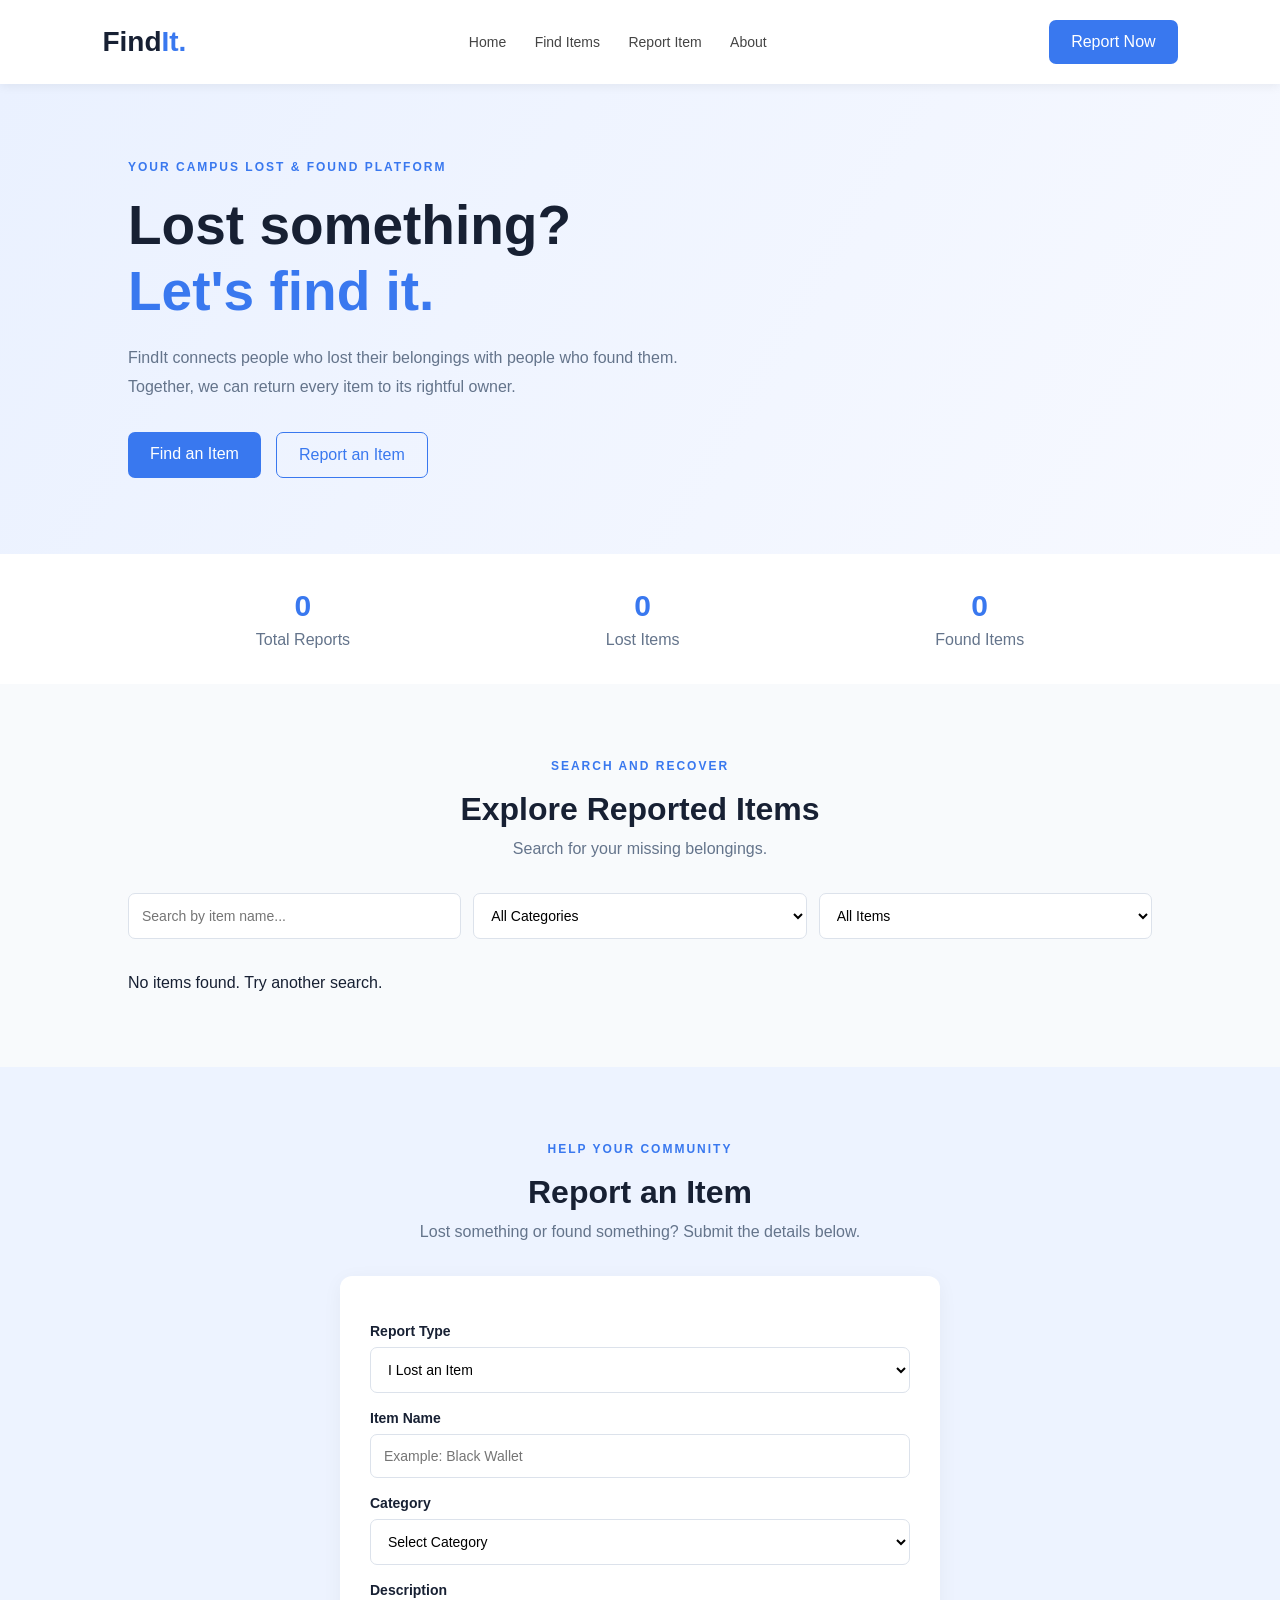
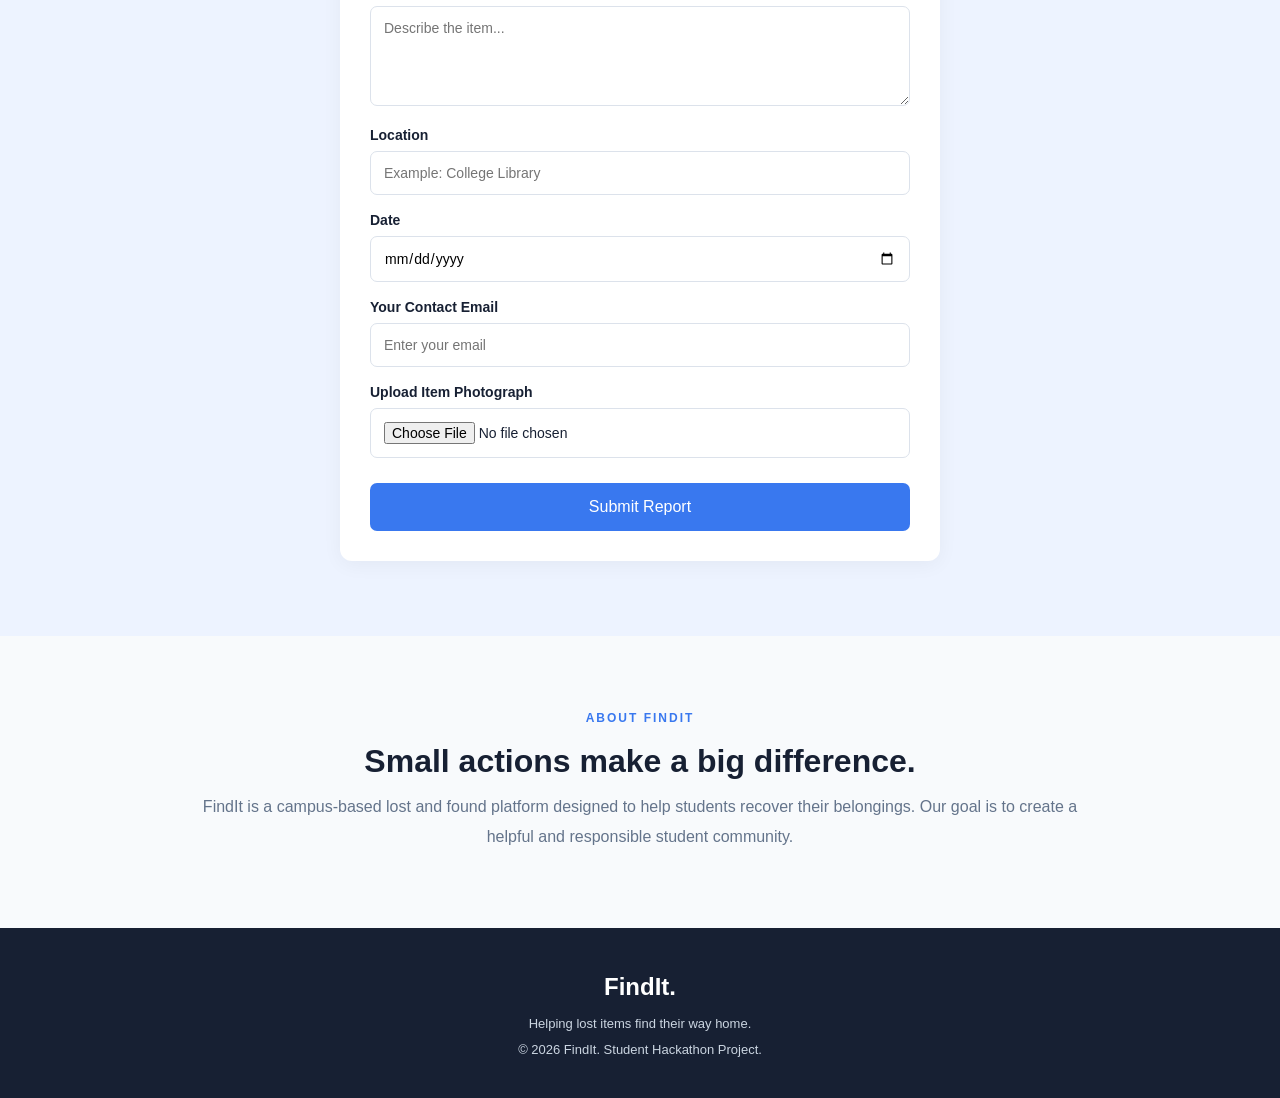
<file: index.html>
<!DOCTYPE html>
<html lang="en">
<head>
    <meta charset="UTF-8">
    <meta name="viewport" content="width=device-width, initial-scale=1.0">
    <title>FindIt - Lost and Found</title>
    <link rel="stylesheet" href="style.css">
</head>
<body>

    <!-- Navigation Bar -->
    <header>
        <div class="logo">Find<span>It.</span></div>
        <nav>
            <a href="#home">Home</a>
            <a href="#items">Find Items</a>
            <a href="#report">Report Item</a>
            <a href="#about">About</a>
        </nav>
        <a href="#report" class="nav-btn">Report Now</a>
    </header>

    <!-- Home Section -->
    <section class="hero" id="home">
        <div class="hero-content">
            <p class="tag">YOUR CAMPUS LOST & FOUND PLATFORM</p>
            <h1>Lost something?<br><span>Let's find it.</span></h1>
            <p class="description">
                FindIt connects people who lost their belongings
                with people who found them. Together, we can
                return every item to its rightful owner.
            </p>
            <div class="hero-buttons">
                <a href="#items" class="primary-btn">Find an Item</a>
                <a href="#report" class="secondary-btn">Report an Item</a>
            </div>
        </div>
    </section>

    <!-- Statistics -->
    <section class="stats">
        <div>
            <h2 id="totalItems">0</h2>
            <p>Total Reports</p>
        </div>
        <div>
            <h2 id="lostItems">0</h2>
            <p>Lost Items</p>
        </div>
        <div>
            <h2 id="foundItems">0</h2>
            <p>Found Items</p>
        </div>
    </section>

    <!-- Search Section -->
    <section class="items-section" id="items">
        <div class="section-heading">
            <p class="tag">SEARCH AND RECOVER</p>
            <h2>Explore Reported Items</h2>
            <p>Search for your missing belongings.</p>
        </div>

        <div class="search-area">
            <input type="text" id="searchInput"
                   placeholder="Search by item name...">

            <select id="categoryFilter">
                <option value="All">All Categories</option>
                <option value="Electronics">Electronics</option>
                <option value="ID Card">ID Card</option>
                <option value="Books">Books</option>
                <option value="Accessories">Accessories</option>
                <option value="Other">Other</option>
            </select>

            <select id="statusFilter">
                <option value="All">All Items</option>
                <option value="Lost">Lost</option>
                <option value="Found">Found</option>
            </select>
        </div>

        <div class="items-grid" id="itemsGrid">
            <!-- Items are displayed using JavaScript -->
        </div>
    </section>

    <!-- Report Section -->
    <section class="report-section" id="report">
        <div class="section-heading">
            <p class="tag">HELP YOUR COMMUNITY</p>
            <h2>Report an Item</h2>
            <p>Lost something or found something? Submit the details below.</p>
        </div>

        <form id="itemForm">
            <label>Report Type</label>
            <select id="reportType" required>
                <option value="Lost">I Lost an Item</option>
                <option value="Found">I Found an Item</option>
            </select>

            <label>Item Name</label>
            <input type="text" id="itemName"
                   placeholder="Example: Black Wallet" required>

            <label>Category</label>
            <select id="itemCategory" required>
                <option value="">Select Category</option>
                <option value="Electronics">Electronics</option>
                <option value="ID Card">ID Card</option>
                <option value="Books">Books</option>
                <option value="Accessories">Accessories</option>
                <option value="Other">Other</option>
            </select>

            <label>Description</label>
            <textarea id="itemDescription"
                      placeholder="Describe the item..." required></textarea>

            <label>Location</label>
            <input type="text" id="itemLocation"
                   placeholder="Example: College Library" required>

            <label>Date</label>
            <input type="date" id="itemDate" required>

            <label>Your Contact Email</label>
            <input type="email" id="itemEmail"
                   placeholder="Enter your email" required>

            <label>Upload Item Photograph</label>
            <input type="file" id="itemImage"
                   accept="image/*">

            <button type="submit" class="submit-btn">
                Submit Report
            </button>
        </form>

        <p id="message"></p>
    </section>

    <!-- About Section -->
    <section class="about" id="about">
        <p class="tag">ABOUT FINDIT</p>
        <h2>Small actions make a big difference.</h2>
        <p>
            FindIt is a campus-based lost and found platform
            designed to help students recover their belongings.
            Our goal is to create a helpful and responsible
            student community.
        </p>
    </section>

    <!-- Footer -->
    <footer>
        <h2>FindIt.</h2>
        <p>Helping lost items find their way home.</p>
        <p>© 2026 FindIt. Student Hackathon Project.</p>
    </footer>

    <script src="script.js"></script>
</body>
</html>
</file>
<file: style.css>
* {
    margin: 0;
    padding: 0;
    box-sizing: border-box;
    font-family: Arial, sans-serif;
    scroll-behavior: smooth;
}

body {
    background: #f8fafc;
    color: #172033;
}

/* Navigation */
header {
    display: flex;
    justify-content: space-between;
    align-items: center;
    padding: 20px 8%;
    background: white;
    position: sticky;
    top: 0;
    z-index: 10;
    box-shadow: 0 2px 10px #00000010;
}

.logo {
    font-size: 28px;
    font-weight: bold;
    color: #172033;
}

.logo span {
    color: #3978ef;
}

nav a {
    text-decoration: none;
    color: #444;
    margin: 0 12px;
    font-size: 14px;
}

nav a:hover {
    color: #3978ef;
}

.nav-btn, .primary-btn {
    background: #3978ef;
    color: white;
    padding: 13px 22px;
    text-decoration: none;
    border-radius: 7px;
}

/* Hero */
.hero {
    min-height: 470px;
    display: flex;
    align-items: center;
    padding: 70px 10%;
    background: linear-gradient(120deg, #eaf1ff, #f7f9ff);
}

.hero-content {
    max-width: 650px;
}

.tag {
    color: #3978ef;
    font-size: 12px;
    font-weight: bold;
    letter-spacing: 2px;
    margin-bottom: 18px;
}

.hero h1 {
    font-size: 55px;
    line-height: 1.2;
    margin-bottom: 20px;
}

.hero h1 span {
    color: #3978ef;
}

.description {
    color: #64748b;
    line-height: 1.8;
    max-width: 550px;
}

.hero-buttons {
    display: flex;
    gap: 15px;
    margin-top: 30px;
}

.secondary-btn {
    border: 1px solid #3978ef;
    color: #3978ef;
    padding: 13px 22px;
    text-decoration: none;
    border-radius: 7px;
}

/* Statistics */
.stats {
    display: flex;
    justify-content: space-around;
    background: white;
    padding: 35px 10%;
    text-align: center;
}

.stats h2 {
    font-size: 30px;
    color: #3978ef;
    margin-bottom: 8px;
}

.stats p {
    color: #64748b;
}

/* Sections */
.items-section, .report-section {
    padding: 75px 10%;
}

.section-heading {
    text-align: center;
    margin-bottom: 35px;
}

.section-heading h2, .about h2 {
    font-size: 32px;
    margin-bottom: 12px;
}

.section-heading p:last-child {
    color: #64748b;
}

/* Search */
.search-area {
    display: flex;
    gap: 12px;
    margin-bottom: 35px;
}

.search-area input,
.search-area select {
    flex: 1;
}

input, select, textarea {
    width: 100%;
    padding: 13px;
    border: 1px solid #dce2eb;
    border-radius: 7px;
    background: white;
    outline: none;
    font-size: 14px;
}

input:focus, select:focus, textarea:focus {
    border-color: #3978ef;
}

/* Item cards */
.items-grid {
    display: grid;
    grid-template-columns: repeat(auto-fit, minmax(230px, 1fr));
    gap: 25px;
}

.item-card {
    background: white;
    border-radius: 12px;
    overflow: hidden;
    box-shadow: 0 4px 15px #0000000c;
    border: 1px solid #e9edf4;
}

.item-card img {
    width: 100%;
    height: 190px;
    object-fit: cover;
    background: #edf1f7;
}

.item-info {
    padding: 18px;
}

.item-info h3 {
    margin: 10px 0;
}

.item-info p {
    color: #64748b;
    font-size: 13px;
    line-height: 1.8;
}

.status {
    display: inline-block;
    padding: 6px 12px;
    border-radius: 20px;
    font-size: 12px;
    font-weight: bold;
}

.Lost {
    color: #c2410c;
    background: #ffedd5;
}

.Found {
    color: #15803d;
    background: #dcfce7;
}

.contact-btn {
    display: inline-block;
    margin-top: 14px;
    padding: 10px 16px;
    background: #3978ef;
    color: white;
    text-decoration: none;
    border-radius: 6px;
    font-size: 13px;
}

/* Report Form */
.report-section {
    background: #edf3ff;
}

form {
    max-width: 600px;
    margin: auto;
    padding: 30px;
    background: white;
    border-radius: 12px;
    box-shadow: 0 4px 20px #0000000c;
}

form label {
    display: block;
    margin: 17px 0 8px;
    font-size: 14px;
    font-weight: bold;
}

form textarea {
    height: 100px;
    resize: vertical;
}

.submit-btn {
    width: 100%;
    padding: 15px;
    margin-top: 25px;
    background: #3978ef;
    color: white;
    border: none;
    border-radius: 7px;
    font-size: 16px;
    cursor: pointer;
}

.submit-btn:hover, .primary-btn:hover, .nav-btn:hover {
    background: #245ac5;
}

/* About */
.about {
    text-align: center;
    padding: 75px 15%;
}

.about p:last-child {
    color: #64748b;
    line-height: 1.9;
}

/* Footer */
footer {
    background: #172033;
    color: white;
    text-align: center;
    padding: 35px 15px;
    line-height: 2;
}

footer p {
    color: #cbd5e1;
    font-size: 13px;
}

/* Mobile Responsive */
@media(max-width: 750px) {
    header {
        flex-wrap: wrap;
        gap: 15px;
    }

    nav {
        width: 100%;
        display: flex;
        flex-wrap: wrap;
        gap: 12px;
    }

    nav a {
        margin: 0;
    }

    .hero h1 {
        font-size: 40px;
    }

    .search-area {
        flex-direction: column;
    }

    .stats {
        gap: 20px;
        flex-wrap: wrap;
    }

    .hero-buttons {
        flex-wrap: wrap;
    }
}
</file>
